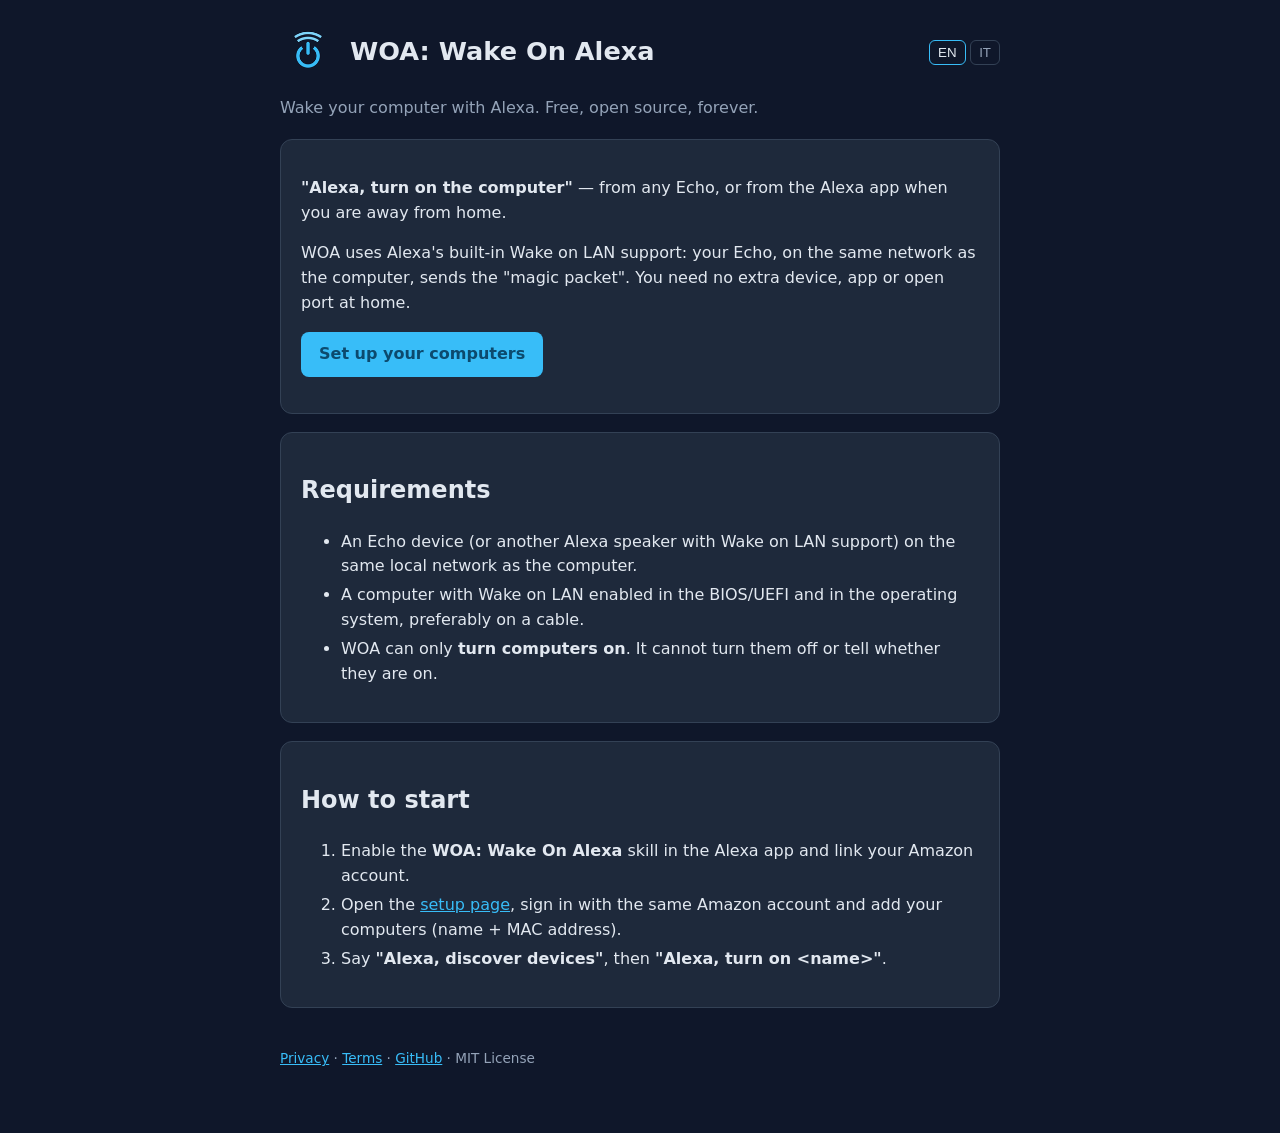
<file: docs/index.html>
<!DOCTYPE html>
<html lang="en">
<head>
  <meta charset="utf-8">
  <meta name="viewport" content="width=device-width, initial-scale=1">
  <title>WOA - Wake On Alexa</title>
  <meta name="description" content="Wake your computer with Alexa using Wake on LAN. Free and open source.">
  <link rel="icon" href="assets/icon-108.png">
  <link rel="stylesheet" href="assets/style.css">
  <script src="assets/i18n.js"></script>
</head>
<body>
<main>
  <header class="top">
    <img src="assets/icon-108.png" alt="">
    <h1>WOA: Wake On Alexa</h1>
    <nav class="lang"><button data-lang="en">EN</button> <button data-lang="it">IT</button></nav>
  </header>
  <p class="muted" data-i18n="tagline">Wake your computer with Alexa. Free, open source, forever.</p>

  <div lang="en">
    <div class="card">
      <p><b>"Alexa, turn on the computer"</b> — from any Echo, or from the Alexa app when you are away from home.</p>
      <p>WOA uses Alexa's built-in Wake on LAN support: your Echo, on the same network as the computer, sends the
        "magic packet". You need no extra device, app or open port at home.</p>
      <p><a class="btn" href="setup.html">Set up your computers</a></p>
    </div>
    <div class="card">
      <h2>Requirements</h2>
      <ul>
        <li>An Echo device (or another Alexa speaker with Wake on LAN support) on the same local network as the computer.</li>
        <li>A computer with Wake on LAN enabled in the BIOS/UEFI and in the operating system, preferably on a cable.</li>
        <li>WOA can only <b>turn computers on</b>. It cannot turn them off or tell whether they are on.</li>
      </ul>
    </div>
    <div class="card">
      <h2>How to start</h2>
      <ol>
        <li>Enable the <b>WOA: Wake On Alexa</b> skill in the Alexa app and link your Amazon account.</li>
        <li>Open the <a href="setup.html">setup page</a>, sign in with the same Amazon account and add your computers (name + MAC address).</li>
        <li>Say <b>"Alexa, discover devices"</b>, then <b>"Alexa, turn on &lt;name&gt;"</b>.</li>
      </ol>
    </div>
  </div>

  <div lang="it" hidden>
    <div class="card">
      <p><b>"Alexa, accendi il computer"</b> — da qualunque Echo, o dall'app Alexa quando sei fuori casa.</p>
      <p>WOA usa il supporto Wake on LAN integrato in Alexa: il tuo Echo, nella stessa rete del computer, invia il
        "magic packet". In casa non servono dispositivi, app o porte aperte.</p>
      <p><a class="btn" href="setup.html">Configura i tuoi computer</a></p>
    </div>
    <div class="card">
      <h2>Requisiti</h2>
      <ul>
        <li>Un Echo (o un altro dispositivo Alexa con supporto Wake on LAN) nella stessa rete locale del computer.</li>
        <li>Un computer con Wake on LAN attivo nel BIOS/UEFI e nel sistema operativo, meglio se collegato via cavo.</li>
        <li>WOA può solo <b>accendere</b> i computer. Non li spegne e non sa dire se sono accesi.</li>
      </ul>
    </div>
    <div class="card">
      <h2>Come iniziare</h2>
      <ol>
        <li>Attiva la skill <b>WOA: Wake On Alexa</b> nell'app Alexa e collega il tuo account Amazon.</li>
        <li>Apri la <a href="setup.html">pagina di configurazione</a>, accedi con lo stesso account Amazon e aggiungi i computer (nome + indirizzo MAC).</li>
        <li>Di' <b>"Alexa, cerca dispositivi"</b>, poi <b>"Alexa, accendi &lt;nome&gt;"</b>.</li>
      </ol>
    </div>
  </div>

  <footer>
    <a href="privacy.html">Privacy</a> · <a href="terms.html">Terms</a> ·
    <a href="https://github.com/ccccri/woa">GitHub</a> · MIT License
  </footer>
</main>
</body>
</html>
</file>
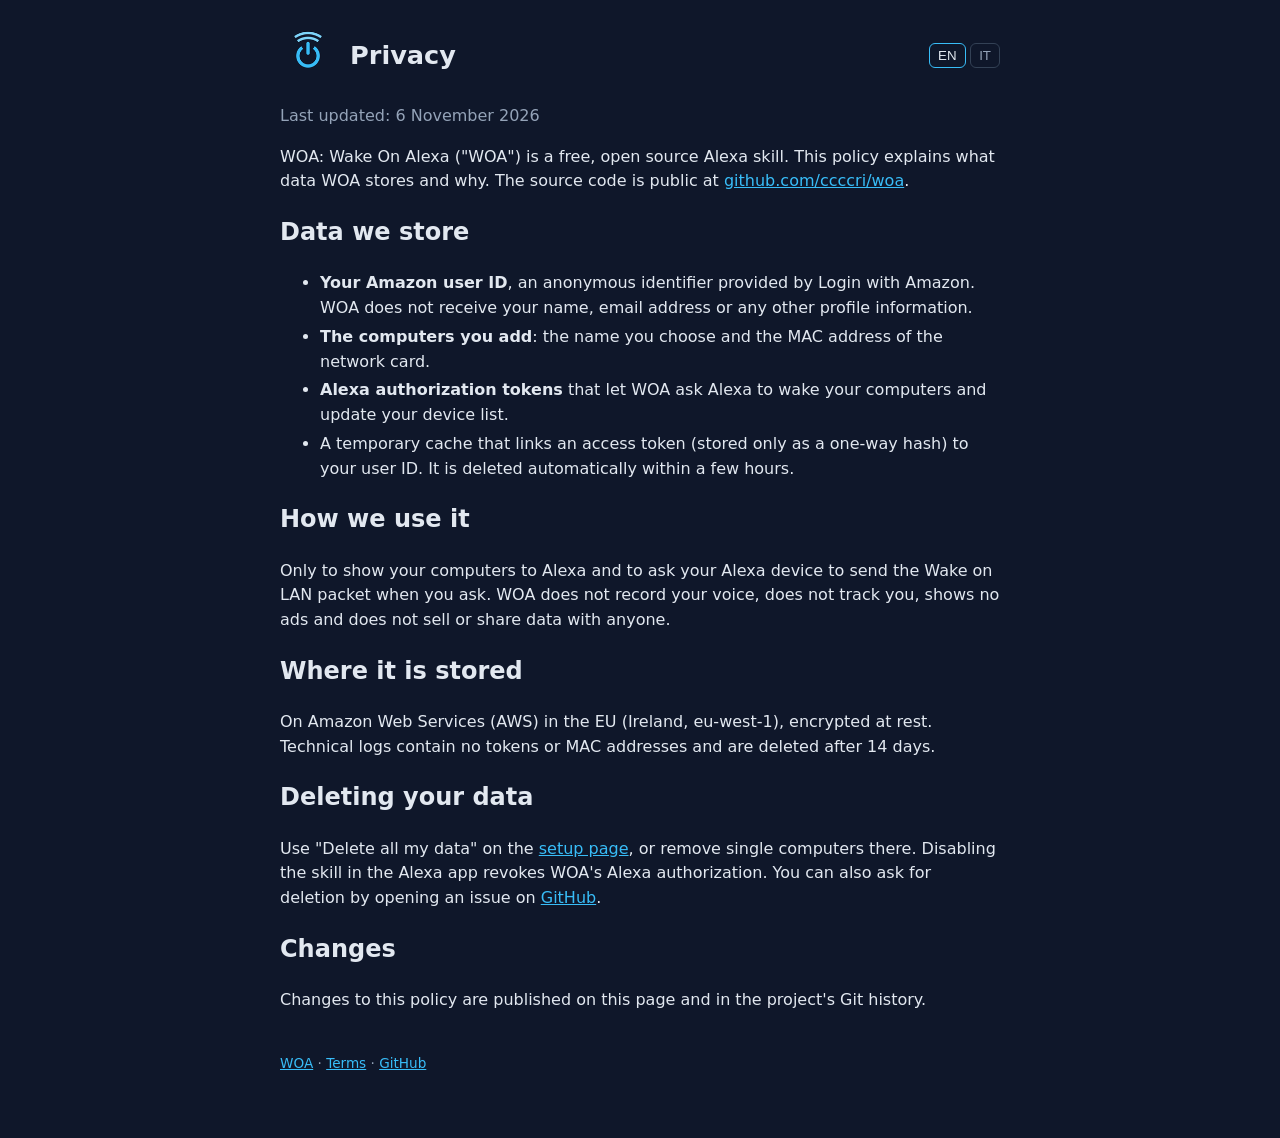
<file: docs/privacy.html>
<!DOCTYPE html>
<html lang="en">
<head>
  <meta charset="utf-8">
  <meta name="viewport" content="width=device-width, initial-scale=1">
  <title>WOA - Privacy Policy</title>
  <link rel="icon" href="assets/icon-108.png">
  <link rel="stylesheet" href="assets/style.css">
  <script src="assets/i18n.js"></script>
</head>
<body>
<main>
  <header class="top">
    <a href="./"><img src="assets/icon-108.png" alt="WOA"></a>
    <h1>Privacy</h1>
    <nav class="lang"><button data-lang="en">EN</button> <button data-lang="it">IT</button></nav>
  </header>

  <div lang="en">
    <p class="muted">Last updated: 6 November 2026</p>
    <p>WOA: Wake On Alexa ("WOA") is a free, open source Alexa skill. This policy explains what data WOA
      stores and why. The source code is public at
      <a href="https://github.com/ccccri/woa">github.com/ccccri/woa</a>.</p>
    <h2>Data we store</h2>
    <ul>
      <li><b>Your Amazon user ID</b>, an anonymous identifier provided by Login with Amazon. WOA does not receive
        your name, email address or any other profile information.</li>
      <li><b>The computers you add</b>: the name you choose and the MAC address of the network card.</li>
      <li><b>Alexa authorization tokens</b> that let WOA ask Alexa to wake your computers and update your device list.</li>
      <li>A temporary cache that links an access token (stored only as a one-way hash) to your user ID. It is deleted
        automatically within a few hours.</li>
    </ul>
    <h2>How we use it</h2>
    <p>Only to show your computers to Alexa and to ask your Alexa device to send the Wake on LAN packet when you ask.
      WOA does not record your voice, does not track you, shows no ads and does not sell or share data with anyone.</p>
    <h2>Where it is stored</h2>
    <p>On Amazon Web Services (AWS) in the EU (Ireland, eu-west-1), encrypted at rest. Technical logs contain no tokens
      or MAC addresses and are deleted after 14 days.</p>
    <h2>Deleting your data</h2>
    <p>Use "Delete all my data" on the <a href="setup.html">setup page</a>, or remove single computers there. Disabling
      the skill in the Alexa app revokes WOA's Alexa authorization. You can also ask for deletion by opening an issue on
      <a href="https://github.com/ccccri/woa/issues">GitHub</a>.</p>
    <h2>Changes</h2>
    <p>Changes to this policy are published on this page and in the project's Git history.</p>
  </div>

  <div lang="it" hidden>
    <p class="muted">Ultimo aggiornamento: 6 novembre 2026</p>
    <p>WOA: Wake On Alexa ("WOA") è una skill Alexa gratuita e open source. Questa informativa spiega quali dati WOA
      conserva e perché. Il codice sorgente è pubblico su
      <a href="https://github.com/ccccri/woa">github.com/ccccri/woa</a>.</p>
    <h2>Dati conservati</h2>
    <ul>
      <li><b>Il tuo ID utente Amazon</b>, un identificativo anonimo fornito da Login with Amazon. WOA non riceve il tuo
        nome, l'indirizzo email né altri dati del profilo.</li>
      <li><b>I computer che aggiungi</b>: il nome che scegli e l'indirizzo MAC della scheda di rete.</li>
      <li><b>I token di autorizzazione di Alexa</b> che permettono a WOA di chiedere ad Alexa di accendere i tuoi computer
        e di aggiornare l'elenco dei dispositivi.</li>
      <li>Una cache temporanea che collega un token di accesso (salvato solo come hash non reversibile) al tuo ID utente.
        Viene cancellata automaticamente entro poche ore.</li>
    </ul>
    <h2>Come li usiamo</h2>
    <p>Solo per mostrare i tuoi computer ad Alexa e chiedere al tuo dispositivo Alexa di inviare il pacchetto Wake on LAN
      quando lo chiedi. WOA non registra la tua voce, non ti traccia, non mostra pubblicità e non vende né condivide dati
      con nessuno.</p>
    <h2>Dove sono conservati</h2>
    <p>Su Amazon Web Services (AWS) nell'UE (Irlanda, eu-west-1), cifrati. I log tecnici non contengono token né indirizzi
      MAC e vengono cancellati dopo 14 giorni.</p>
    <h2>Cancellazione dei dati</h2>
    <p>Usa "Elimina tutti i miei dati" nella <a href="setup.html">pagina di configurazione</a>, oppure rimuovi lì i singoli
      computer. Disattivando la skill nell'app Alexa revochi l'autorizzazione di WOA. Puoi anche chiedere la cancellazione
      aprendo una issue su <a href="https://github.com/ccccri/woa/issues">GitHub</a>.</p>
    <h2>Modifiche</h2>
    <p>Le modifiche a questa informativa vengono pubblicate in questa pagina e nella cronologia Git del progetto.</p>
  </div>

  <footer><a href="./">WOA</a> · <a href="terms.html">Terms</a> · <a href="https://github.com/ccccri/woa">GitHub</a></footer>
</main>
</body>
</html>
</file>
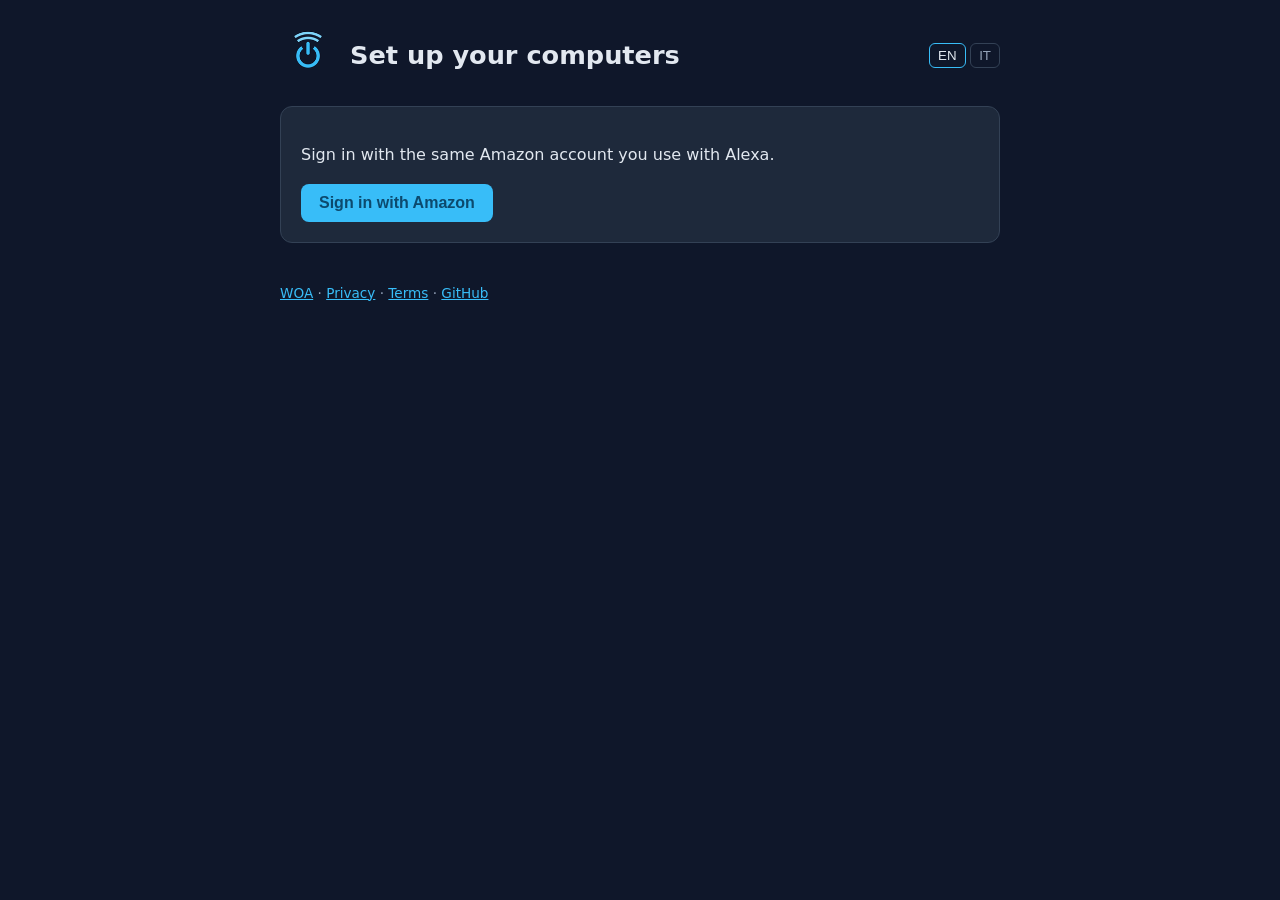
<file: docs/setup.html>
<!DOCTYPE html>
<html lang="en">
<head>
  <meta charset="utf-8">
  <meta name="viewport" content="width=device-width, initial-scale=1">
  <title>WOA - Set up your computers</title>
  <link rel="icon" href="assets/icon-108.png">
  <link rel="stylesheet" href="assets/style.css">
  <script src="config.js"></script>
  <script src="assets/i18n.js"></script>
  <script src="assets/setup.js" defer></script>
</head>
<body>
<div id="amazon-root"></div>
<main>
  <header class="top">
    <a href="./"><img src="assets/icon-108.png" alt="WOA"></a>
    <h1 data-i18n="setupTitle">Set up your computers</h1>
    <nav class="lang"><button data-lang="en">EN</button> <button data-lang="it">IT</button></nav>
  </header>

  <section id="signed-out" class="card">
    <p data-i18n="signInIntro">Sign in with the same Amazon account you use with Alexa.</p>
    <button id="sign-in" class="btn" data-i18n="signIn">Sign in with Amazon</button>
    <p id="config-error" class="msg err" hidden data-i18n="notConfigured"></p>
  </section>

  <section id="signed-in" hidden>
    <div class="card">
      <p id="link-status"></p>
      <p id="link-help" class="muted" hidden data-i18n="notLinkedHelp"></p>
      <h2 data-i18n="yourComputers">Your computers</h2>
      <ul id="devices" class="devices"></ul>
      <p id="no-devices" class="muted" hidden data-i18n="noComputers"></p>
    </div>

    <div class="card">
      <h2 data-i18n="addTitle">Add a computer</h2>
      <form id="add-form" class="add" autocomplete="off">
        <div>
          <label for="name" data-i18n="nameLabel">Name</label>
          <input id="name" name="name" maxlength="64" required>
        </div>
        <div>
          <label for="mac" data-i18n="macLabel">MAC address</label>
          <input id="mac" name="mac" placeholder="C8:7F:54:0B:30:C5" maxlength="23" required
                 spellcheck="false" autocapitalize="characters">
        </div>
        <button class="btn" type="submit" data-i18n="add">Add</button>
      </form>
      <p id="msg" class="msg" role="status"></p>
    </div>

    <div class="card">
      <h2 data-i18n="macHelpTitle">How to find the MAC address</h2>
      <div lang="en">
        <ul>
          <li><b>Windows:</b> open Command Prompt and run <code>getmac /v</code>. Use the "Physical Address" of the Ethernet adapter.</li>
          <li><b>Linux:</b> run <code>ip link</code> and use the <code>link/ether</code> value of the wired interface (for example <code>enp9s0</code>).</li>
          <li><b>macOS:</b> System Settings &gt; Network &gt; Ethernet &gt; Details &gt; Hardware.</li>
        </ul>
        <p class="muted">Wake on LAN works best over a cable. Enable it in the BIOS/UEFI and in the network card settings.</p>
      </div>
      <div lang="it" hidden>
        <ul>
          <li><b>Windows:</b> apri il Prompt dei comandi ed esegui <code>getmac /v</code>. Usa l'"Indirizzo fisico" della scheda Ethernet.</li>
          <li><b>Linux:</b> esegui <code>ip link</code> e usa il valore <code>link/ether</code> dell'interfaccia cablata (per esempio <code>enp9s0</code>).</li>
          <li><b>macOS:</b> Impostazioni di Sistema &gt; Rete &gt; Ethernet &gt; Dettagli &gt; Hardware.</li>
        </ul>
        <p class="muted">Il Wake on LAN funziona meglio via cavo. Attivalo nel BIOS/UEFI e nelle impostazioni della scheda di rete.</p>
      </div>
    </div>

    <p>
      <button id="sign-out" class="btn secondary" data-i18n="signOut">Sign out</button>
      <button id="delete-all" class="btn danger" data-i18n="deleteAll">Delete all my data</button>
    </p>
  </section>

  <footer>
    <a href="./">WOA</a> · <a href="privacy.html">Privacy</a> · <a href="terms.html">Terms</a> ·
    <a href="https://github.com/ccccri/woa">GitHub</a>
  </footer>
</main>
</body>
</html>
</file>
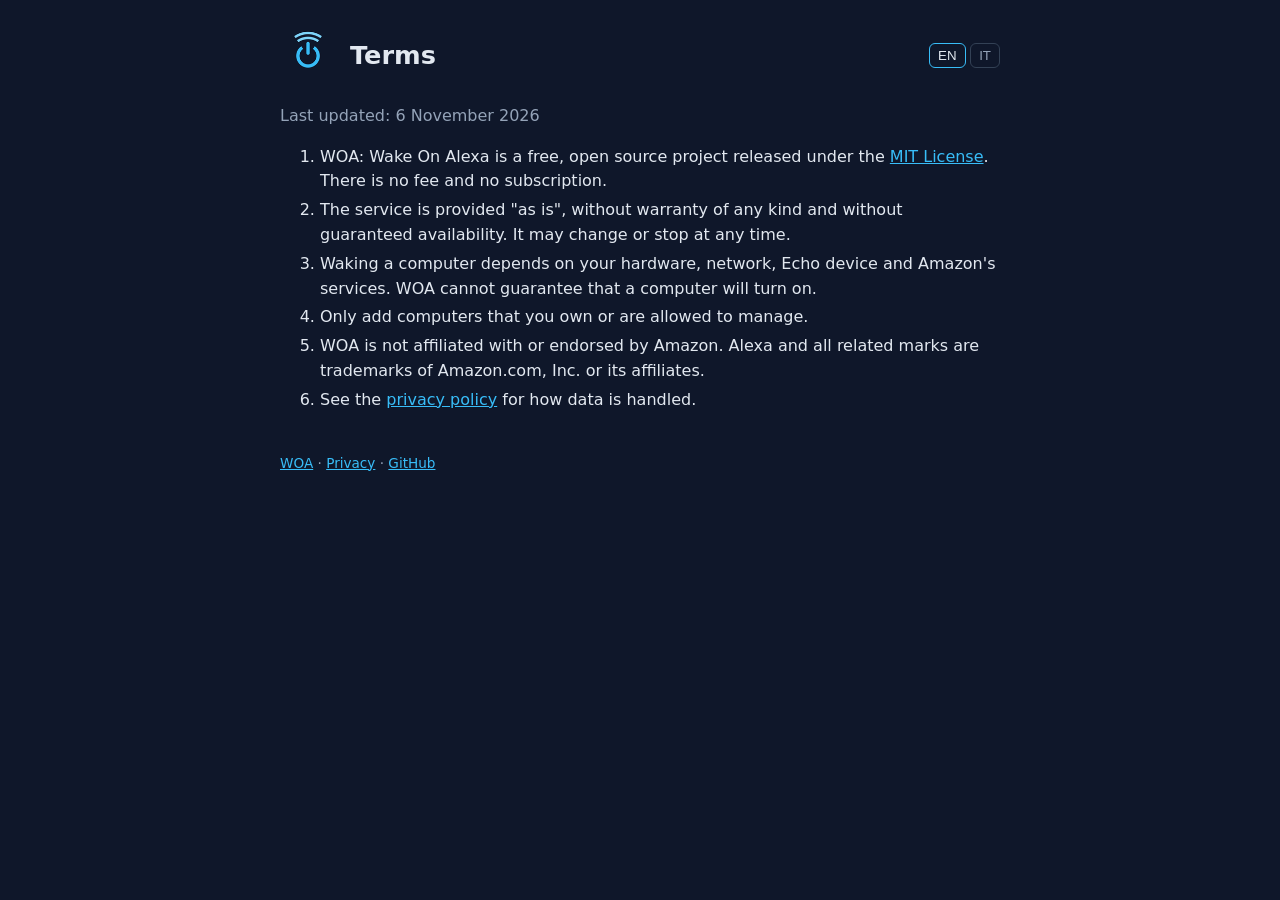
<file: docs/terms.html>
<!DOCTYPE html>
<html lang="en">
<head>
  <meta charset="utf-8">
  <meta name="viewport" content="width=device-width, initial-scale=1">
  <title>WOA - Terms of Use</title>
  <link rel="icon" href="assets/icon-108.png">
  <link rel="stylesheet" href="assets/style.css">
  <script src="assets/i18n.js"></script>
</head>
<body>
<main>
  <header class="top">
    <a href="./"><img src="assets/icon-108.png" alt="WOA"></a>
    <h1>Terms</h1>
    <nav class="lang"><button data-lang="en">EN</button> <button data-lang="it">IT</button></nav>
  </header>

  <div lang="en">
    <p class="muted">Last updated: 6 November 2026</p>
    <ol>
      <li>WOA: Wake On Alexa is a free, open source project released under the
        <a href="https://github.com/ccccri/woa/blob/main/LICENSE">MIT License</a>. There is no fee and no subscription.</li>
      <li>The service is provided "as is", without warranty of any kind and without guaranteed availability. It may change
        or stop at any time.</li>
      <li>Waking a computer depends on your hardware, network, Echo device and Amazon's services. WOA cannot guarantee that
        a computer will turn on.</li>
      <li>Only add computers that you own or are allowed to manage.</li>
      <li>WOA is not affiliated with or endorsed by Amazon. Alexa and all related marks are trademarks of Amazon.com, Inc. or
        its affiliates.</li>
      <li>See the <a href="privacy.html">privacy policy</a> for how data is handled.</li>
    </ol>
  </div>

  <div lang="it" hidden>
    <p class="muted">Ultimo aggiornamento: 6 novembre 2026</p>
    <ol>
      <li>WOA: Wake On Alexa è un progetto gratuito e open source rilasciato con
        <a href="https://github.com/ccccri/woa/blob/main/LICENSE">licenza MIT</a>. Non ci sono costi né abbonamenti.</li>
      <li>Il servizio è fornito "così com'è", senza garanzie di alcun tipo e senza disponibilità garantita. Può cambiare o
        cessare in qualunque momento.</li>
      <li>L'accensione di un computer dipende dal tuo hardware, dalla rete, dal dispositivo Echo e dai servizi di Amazon. WOA
        non può garantire che un computer si accenda.</li>
      <li>Aggiungi solo computer di tua proprietà o che sei autorizzato a gestire.</li>
      <li>WOA non è affiliato né approvato da Amazon. Alexa e i marchi correlati sono marchi di Amazon.com, Inc. o delle sue
        società affiliate.</li>
      <li>Consulta l'<a href="privacy.html">informativa sulla privacy</a> per il trattamento dei dati.</li>
    </ol>
  </div>

  <footer><a href="./">WOA</a> · <a href="privacy.html">Privacy</a> · <a href="https://github.com/ccccri/woa">GitHub</a></footer>
</main>
</body>
</html>
</file>
<file: docs/assets/style.css>
:root {
  --bg: #0f172a; --card: #1e293b; --line: #334155; --text: #e2e8f0; --muted: #94a3b8;
  --accent: #38bdf8; --accent-ink: #0c4a6e; --ok: #4ade80; --err: #f87171;
  font-family: system-ui, -apple-system, "Segoe UI", Roboto, sans-serif;
}
* { box-sizing: border-box; }
body { margin: 0; background: var(--bg); color: var(--text); line-height: 1.55; }
main { max-width: 760px; margin: 0 auto; padding: 24px 20px 64px; }
header.top { display: flex; align-items: center; gap: 14px; margin-bottom: 8px; }
header.top img { width: 56px; height: 56px; border-radius: 12px; }
header.top h1 { font-size: 1.6rem; margin: 0; }
nav.lang { margin-left: auto; font-size: .9rem; }
nav.lang button { background: none; border: 1px solid var(--line); color: var(--muted);
  border-radius: 6px; padding: 4px 8px; cursor: pointer; }
nav.lang button.active { color: var(--text); border-color: var(--accent); }
a { color: var(--accent); }
.card { background: var(--card); border: 1px solid var(--line); border-radius: 12px;
  padding: 20px; margin: 18px 0; }
.muted { color: var(--muted); }
.btn { display: inline-block; background: var(--accent); color: var(--accent-ink); border: 0;
  border-radius: 8px; padding: 10px 18px; font-weight: 600; font-size: 1rem; cursor: pointer;
  text-decoration: none; }
.btn.secondary { background: transparent; color: var(--text); border: 1px solid var(--line); }
.btn.danger { background: transparent; color: var(--err); border: 1px solid var(--err); }
.btn:disabled { opacity: .5; cursor: default; }
form.add { display: grid; grid-template-columns: 1fr 1fr auto; gap: 10px; align-items: end; }
@media (max-width: 600px) { form.add { grid-template-columns: 1fr; } }
label { display: block; font-size: .85rem; color: var(--muted); margin-bottom: 4px; }
input { width: 100%; background: var(--bg); color: var(--text); border: 1px solid var(--line);
  border-radius: 8px; padding: 10px; font-size: 1rem; }
input:focus { outline: 2px solid var(--accent); border-color: transparent; }
ul.devices { list-style: none; padding: 0; margin: 0; }
ul.devices li { display: flex; align-items: center; gap: 12px; padding: 12px 0;
  border-bottom: 1px solid var(--line); }
ul.devices li:last-child { border-bottom: 0; }
ul.devices .name { font-weight: 600; }
ul.devices .mac { font-family: ui-monospace, monospace; color: var(--muted); font-size: .9rem; }
ul.devices button { margin-left: auto; }
.msg { margin-top: 12px; min-height: 1.4em; }
.msg.ok { color: var(--ok); } .msg.err { color: var(--err); }
.badge { display: inline-block; font-size: .8rem; padding: 2px 8px; border-radius: 99px;
  border: 1px solid var(--line); }
.badge.ok { color: var(--ok); border-color: var(--ok); }
.badge.warn { color: #fbbf24; border-color: #fbbf24; }
ol li, ul li { margin: 4px 0; }
code { background: var(--bg); padding: 1px 5px; border-radius: 4px; }
footer { margin-top: 40px; font-size: .85rem; color: var(--muted); }
[hidden] { display: none !important; }
</file>
